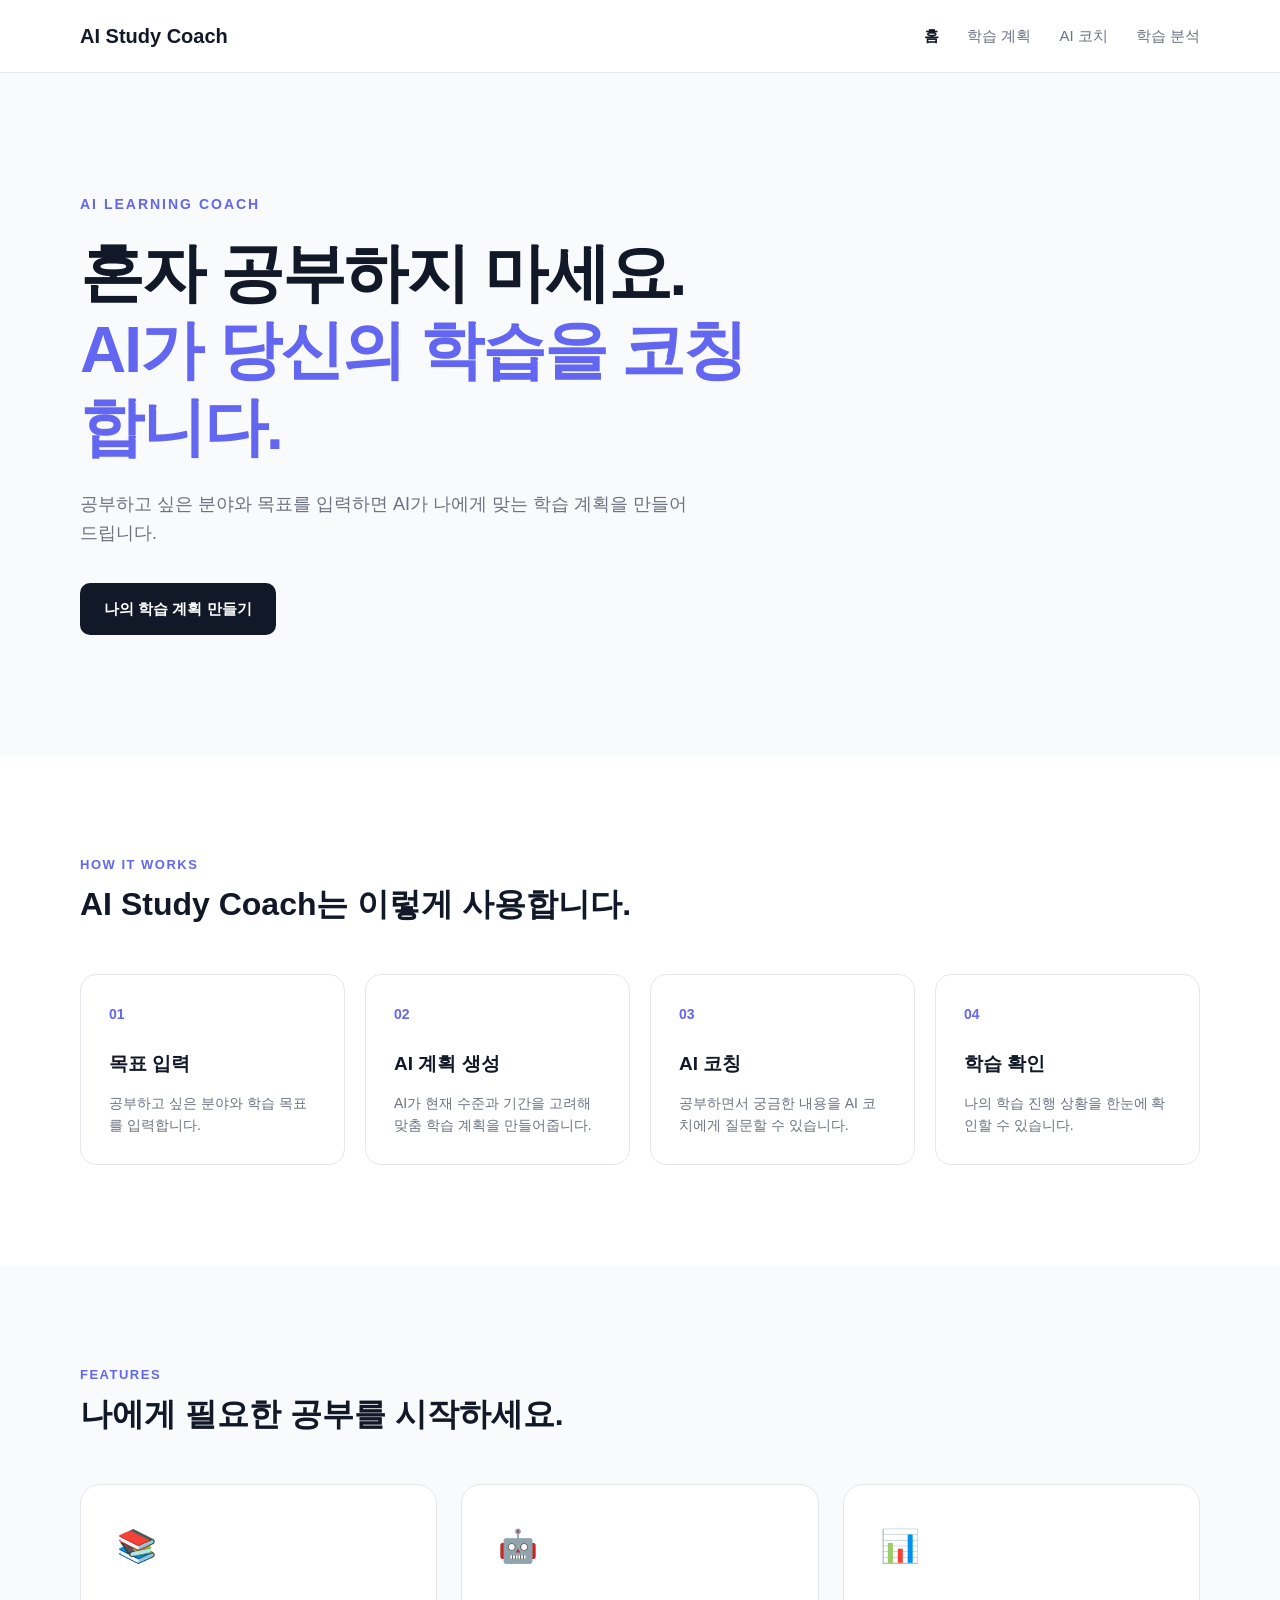
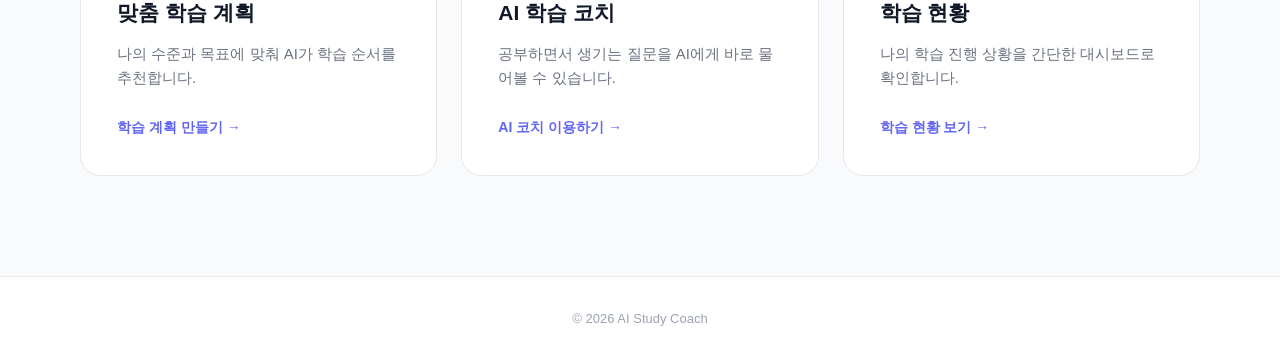
<file: index.html>
<!DOCTYPE html>
<html lang="ko">
<head>
    <meta charset="UTF-8">
    <meta name="viewport" content="width=device-width, initial-scale=1.0">

    <title>AI Study Coach</title>

    <link rel="stylesheet" href="css/style.css">
</head>

<body>

    <!-- 네비게이션 -->
    <header class="header">
        <nav class="nav container">

            <a href="index.html" class="logo">
                AI Study Coach
            </a>

            <div class="nav-menu">
                <a href="index.html" class="nav-link active">홈</a>
                <a href="plan.html" class="nav-link">학습 계획</a>
                <a href="coach.html" class="nav-link">AI 코치</a>
                <a href="analysis.html" class="nav-link">학습 분석</a>
            </div>

        </nav>
    </header>


    <main>

        <!-- 히어로 영역 -->
        <section class="hero">
            <div class="container hero-content">

                <div class="hero-text">

                    <p class="hero-label">
                        AI LEARNING COACH
                    </p>

                    <h1>
                        혼자 공부하지 마세요.<br>
                        <span>AI가 당신의 학습을 코칭합니다.</span>
                    </h1>

                    <p class="hero-description">
                        공부하고 싶은 분야와 목표를 입력하면
                        AI가 나에게 맞는 학습 계획을 만들어드립니다.
                    </p>

                    <a href="plan.html" class="btn btn-primary">
                        나의 학습 계획 만들기
                    </a>

                </div>

            </div>
        </section>


        <!-- 서비스 이용 방법 -->
        <section class="how-section">
            <div class="container">

                <div class="section-title">
                    <p>HOW IT WORKS</p>
                    <h2>AI Study Coach는 이렇게 사용합니다.</h2>
                </div>


                <div class="steps">

                    <article class="step-card">
                        <div class="step-number">01</div>

                        <h3>목표 입력</h3>

                        <p>
                            공부하고 싶은 분야와
                            학습 목표를 입력합니다.
                        </p>
                    </article>


                    <article class="step-card">
                        <div class="step-number">02</div>

                        <h3>AI 계획 생성</h3>

                        <p>
                            AI가 현재 수준과 기간을 고려해
                            맞춤 학습 계획을 만들어줍니다.
                        </p>
                    </article>


                    <article class="step-card">
                        <div class="step-number">03</div>

                        <h3>AI 코칭</h3>

                        <p>
                            공부하면서 궁금한 내용을
                            AI 코치에게 질문할 수 있습니다.
                        </p>
                    </article>


                    <article class="step-card">
                        <div class="step-number">04</div>

                        <h3>학습 확인</h3>

                        <p>
                            나의 학습 진행 상황을
                            한눈에 확인할 수 있습니다.
                        </p>
                    </article>

                </div>

            </div>
        </section>


        <!-- 핵심 기능 -->
        <section class="feature-section">
            <div class="container">

                <div class="section-title">
                    <p>FEATURES</p>
                    <h2>나에게 필요한 공부를 시작하세요.</h2>
                </div>


                <div class="feature-grid">

                    <article class="feature-card">
                        <span class="feature-icon">📚</span>

                        <h3>맞춤 학습 계획</h3>

                        <p>
                            나의 수준과 목표에 맞춰
                            AI가 학습 순서를 추천합니다.
                        </p>

                        <a href="plan.html">
                            학습 계획 만들기 →
                        </a>
                    </article>


                    <article class="feature-card">
                        <span class="feature-icon">🤖</span>

                        <h3>AI 학습 코치</h3>

                        <p>
                            공부하면서 생기는 질문을
                            AI에게 바로 물어볼 수 있습니다.
                        </p>

                        <a href="coach.html">
                            AI 코치 이용하기 →
                        </a>
                    </article>


                    <article class="feature-card">
                        <span class="feature-icon">📊</span>

                        <h3>학습 현황</h3>

                        <p>
                            나의 학습 진행 상황을
                            간단한 대시보드로 확인합니다.
                        </p>

                        <a href="analysis.html">
                            학습 현황 보기 →
                        </a>
                    </article>

                </div>

            </div>
        </section>

    </main>


    <!-- 푸터 -->
    <footer class="footer">
        <div class="container">
            <p>© 2026 AI Study Coach</p>
        </div>
    </footer>


    <script src="js/main.js"></script>

</body>
</html>
</file>
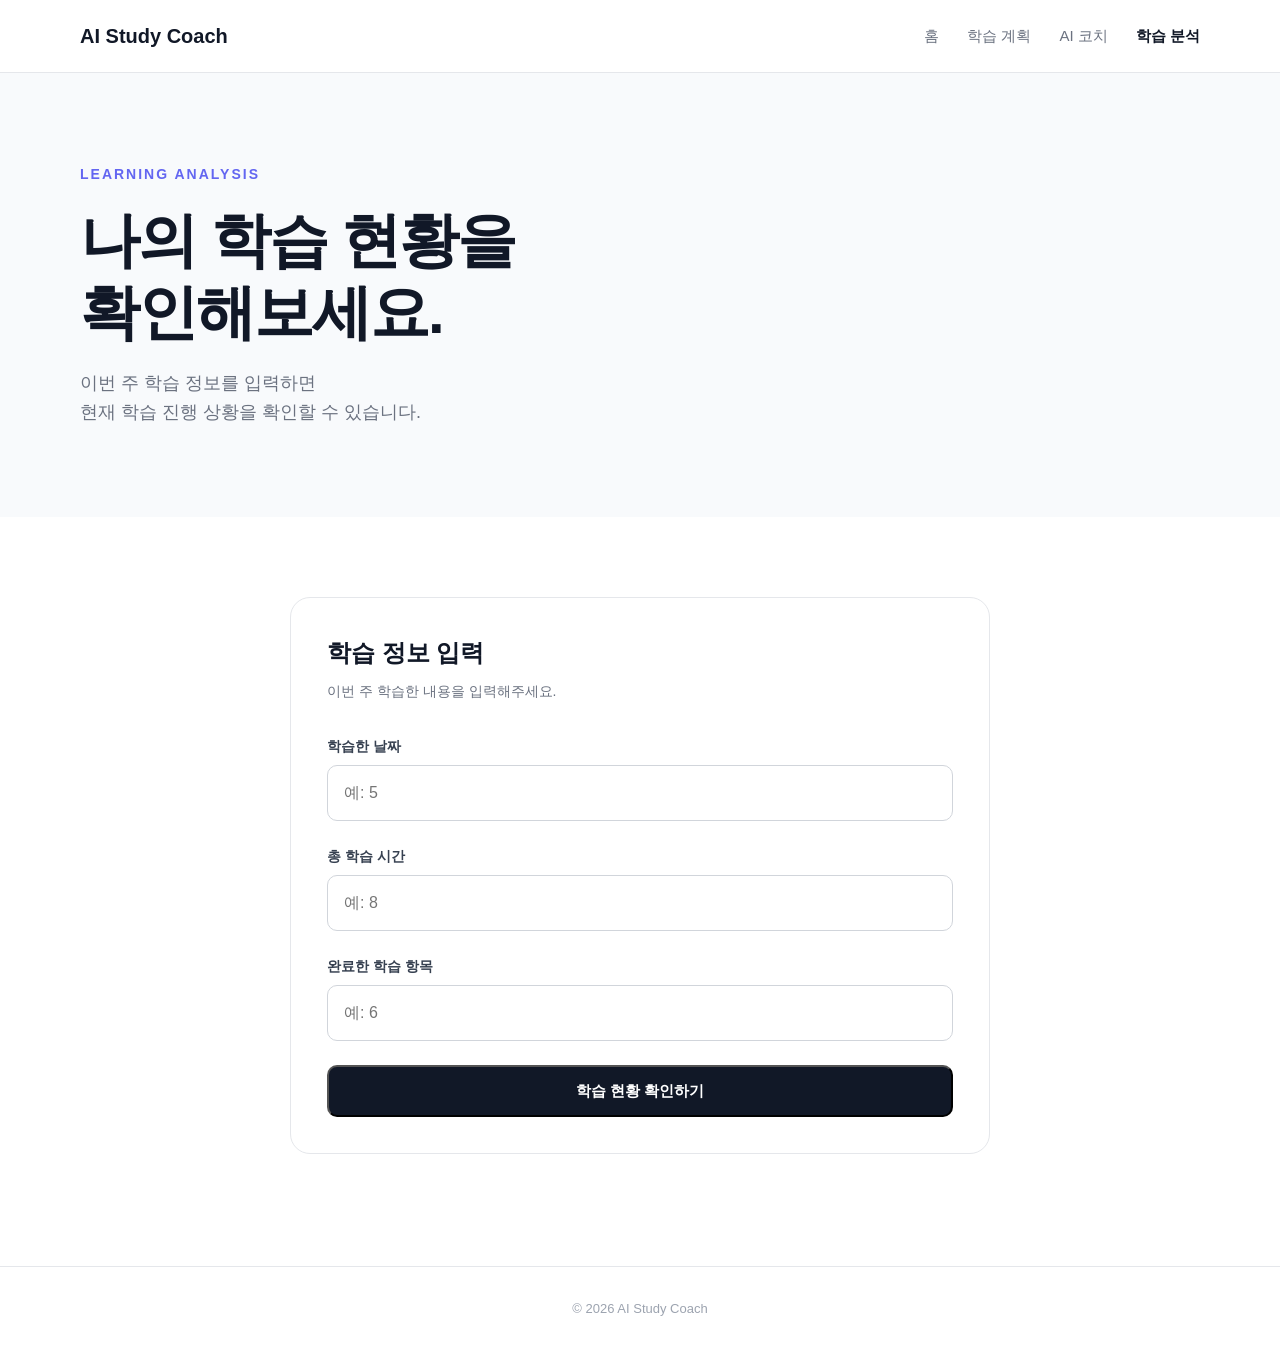
<file: analysis.html>
<!DOCTYPE html>

<html lang="ko">
<head>
    <meta charset="UTF-8">
    <meta name="viewport" content="width=device-width, initial-scale=1.0">


<title>학습 분석 | AI Study Coach</title>

<link rel="stylesheet" href="css/style.css">


</head>

<body>


<header class="header">
    <nav class="nav container">

        <a href="index.html" class="logo">
            AI Study Coach
        </a>

        <div class="nav-menu">
            <a href="index.html" class="nav-link">홈</a>
            <a href="plan.html" class="nav-link">학습 계획</a>
            <a href="coach.html" class="nav-link">AI 코치</a>
            <a href="analysis.html" class="nav-link active">학습 분석</a>
        </div>

    </nav>
</header>

<main>

    <section class="page-hero">
        <div class="container">

            <p class="hero-label">
                LEARNING ANALYSIS
            </p>

            <h1>
                나의 학습 현황을<br>
                확인해보세요.
            </h1>

            <p>
                이번 주 학습 정보를 입력하면<br>
                현재 학습 진행 상황을 확인할 수 있습니다.
            </p>

        </div>
    </section>

    <section class="analysis-section">
        <div class="container">

            <div class="analysis-card">

                <div class="card-title">
                    <h2>학습 정보 입력</h2>

                    <p>
                        이번 주 학습한 내용을 입력해주세요.
                    </p>
                </div>

                <form id="analysis-form">

                    <div class="form-group">

                        <label for="study-days">
                            학습한 날짜
                        </label>

                        <input
                            type="number"
                            id="study-days"
                            min="0"
                            max="7"
                            placeholder="예: 5"
                            required
                        >

                    </div>

                    <div class="form-group">

                        <label for="study-hours">
                            총 학습 시간
                        </label>

                        <input
                            type="number"
                            id="study-hours"
                            min="0"
                            placeholder="예: 8"
                            required
                        >

                    </div>

                    <div class="form-group">

                        <label for="completed-tasks">
                            완료한 학습 항목
                        </label>

                        <input
                            type="number"
                            id="completed-tasks"
                            min="0"
                            placeholder="예: 6"
                            required
                        >

                    </div>

                    <div
                        id="analysis-error"
                        class="form-message error"
                        hidden
                    >
                    </div>

                    <button
                        type="submit"
                        class="btn btn-primary analysis-submit"
                    >
                        학습 현황 확인하기
                    </button>

                </form>

            </div>

            <div
                class="analysis-result"
                id="analysis-result"
                hidden
            >

                <div class="analysis-summary">

                    <div class="summary-item">
                        <span>학습 일수</span>
                        <strong id="summary-days">0일</strong>
                    </div>

                    <div class="summary-item">
                        <span>총 학습 시간</span>
                        <strong id="summary-hours">0시간</strong>
                    </div>

                    <div class="summary-item">
                        <span>완료 항목</span>
                        <strong id="summary-tasks">0개</strong>
                    </div>

                </div>

                <div class="analysis-message">

                    <p class="hero-label">
                        AI STUDY COACH
                    </p>

                    <h2 id="analysis-title">
                        잘하고 있습니다.
                    </h2>

                    <p id="analysis-description">
                        꾸준한 학습을 이어가고 있습니다.
                    </p>

                </div>

            </div>

        </div>
    </section>

</main>

<footer class="footer">
    <div class="container">
        <p>© 2026 AI Study Coach</p>
    </div>
</footer>

<script src="js/analysis.js"></script>


</body>
</html>
</file>
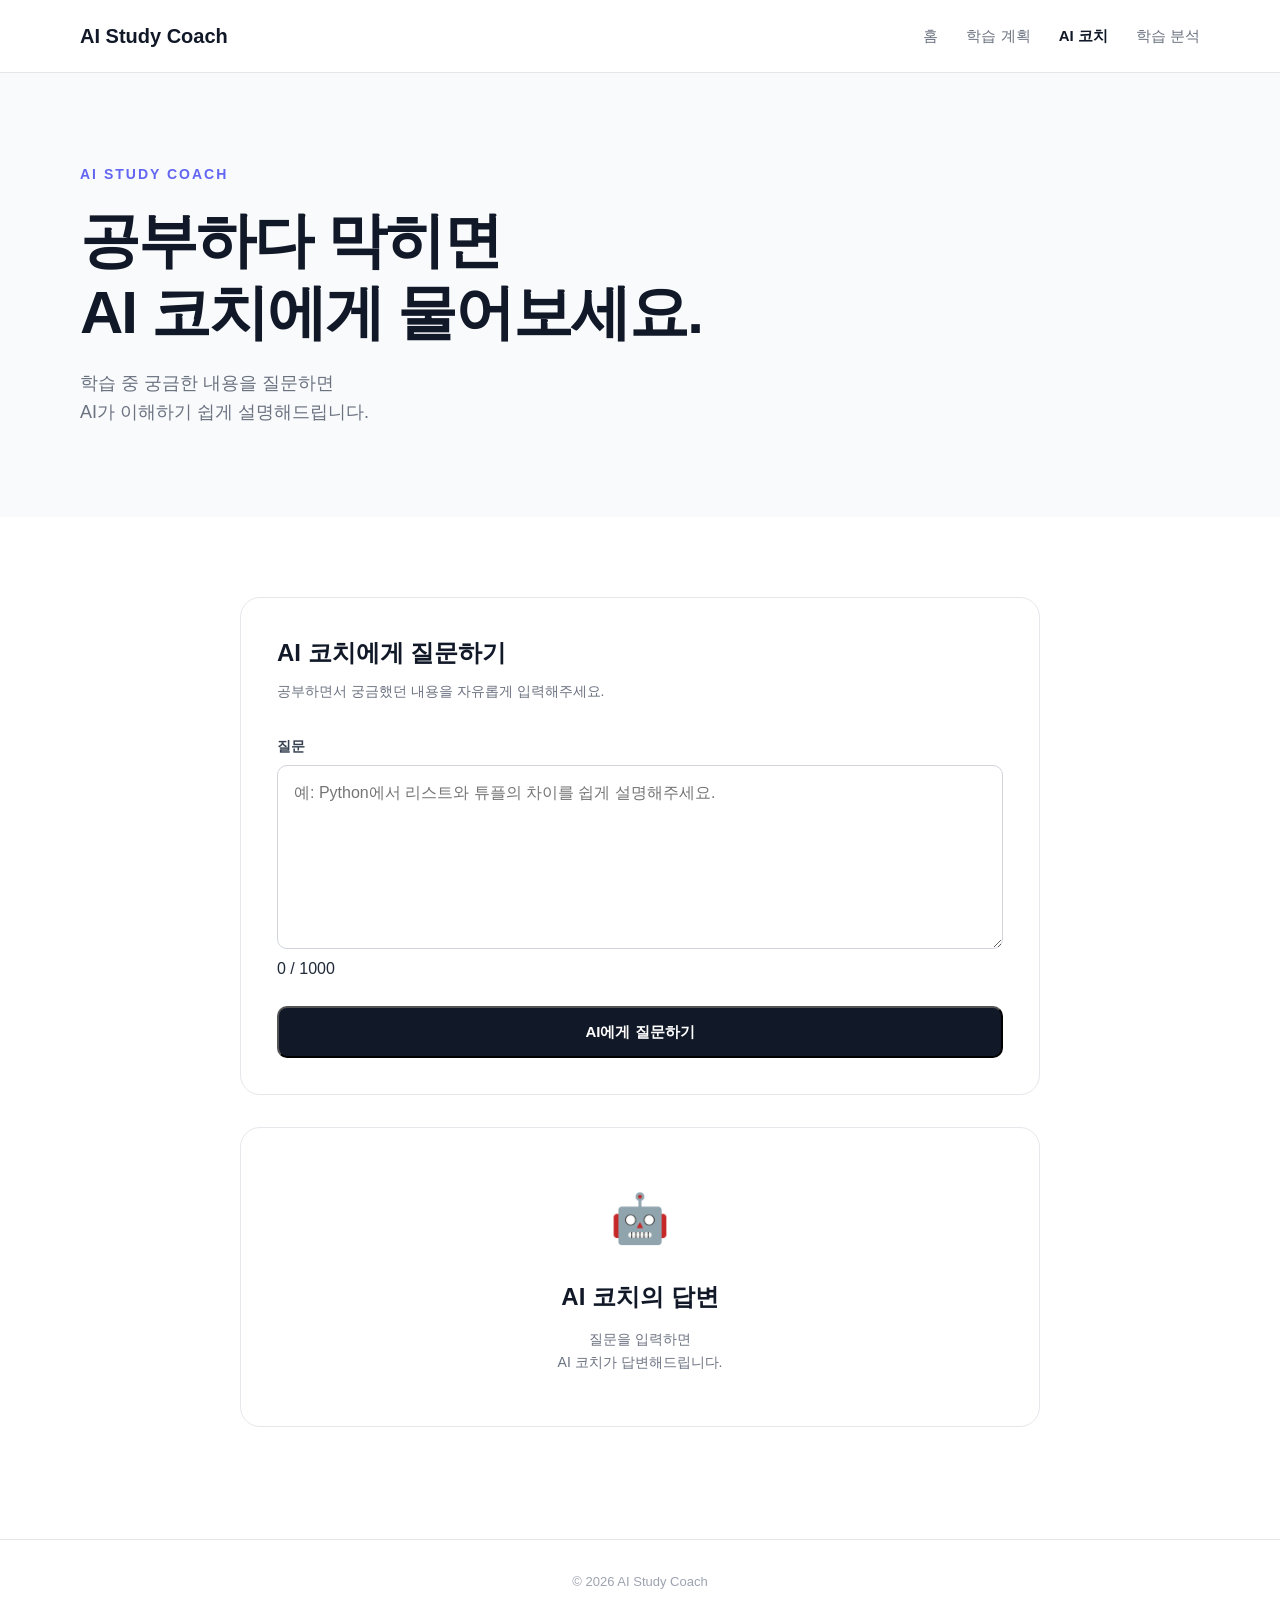
<file: coach.html>
<!DOCTYPE html>

<html lang="ko">
<head>
    <meta charset="UTF-8">
    <meta name="viewport" content="width=device-width, initial-scale=1.0">

<title>AI 코치 | AI Study Coach</title>

<link rel="stylesheet" href="css/style.css">

</head>

<body>

<header class="header">
    <nav class="nav container">

        <a href="index.html" class="logo">
            AI Study Coach
        </a>

        <div class="nav-menu">
            <a href="index.html" class="nav-link">홈</a>
            <a href="plan.html" class="nav-link">학습 계획</a>
            <a href="coach.html" class="nav-link active">AI 코치</a>
            <a href="analysis.html" class="nav-link">학습 분석</a>
        </div>

    </nav>
</header>

<main>

    <section class="page-hero">
        <div class="container">

            <p class="hero-label">
                AI STUDY COACH
            </p>

            <h1>
                공부하다 막히면<br>
                AI 코치에게 물어보세요.
            </h1>

            <p>
                학습 중 궁금한 내용을 질문하면<br>
                AI가 이해하기 쉽게 설명해드립니다.
            </p>

        </div>
    </section>

    <section class="coach-section">
        <div class="container">

            <div class="coach-card">

                <div class="card-title">
                    <h2>AI 코치에게 질문하기</h2>

                    <p>
                        공부하면서 궁금했던 내용을 자유롭게 입력해주세요.
                    </p>
                </div>

                <form id="coach-form">

                    <div class="form-group">
                        <label for="question">
                            질문
                        </label>

                        <textarea
                            id="question"
                            name="question"
                            rows="6"
                            placeholder="예: Python에서 리스트와 튜플의 차이를 쉽게 설명해주세요."
                            required
                            maxlength="1000"
                        ></textarea>
                        <div class="char-count">
                            <span id="question-count">0</span> / 1000
                        </div>
                    </div>

                    <div
                        id="coach-error"
                        class="form-message error"
                        hidden
                    >
                    </div>

                    <button
                        type="submit"
                        class="btn btn-primary coach-submit"
                    >
                        AI에게 질문하기
                    </button>

                </form>

            </div>

            <div class="coach-result-card">

                <div
                    class="result-empty"
                    id="coach-empty"
                >

                    <div class="result-icon">
                        🤖
                    </div>

                    <h2>
                        AI 코치의 답변
                    </h2>

                    <p>
                        질문을 입력하면<br>
                        AI 코치가 답변해드립니다.
                    </p>

                </div>

                <div
                    class="result-loading"
                    id="coach-loading"
                    hidden
                >

                    <div class="loading-icon">
                        ⏳
                    </div>

                    <h2>
                        AI 코치가 답변을 작성하고 있습니다.
                    </h2>

                    <p>
                        잠시만 기다려주세요.
                    </p>

                </div>

                <div
                    class="result-content"
                    id="coach-content"
                    hidden
                >

                    <h2>
                        AI 코치의 답변
                    </h2>

                    <div id="coach-output">
                    </div>

                </div>

            </div>

        </div>
    </section>

</main>

<footer class="footer">
    <div class="container">
        <p>© 2026 AI Study Coach</p>
    </div>
</footer>

<script src="js/coach.js"></script>

</body>
</html>
</file>
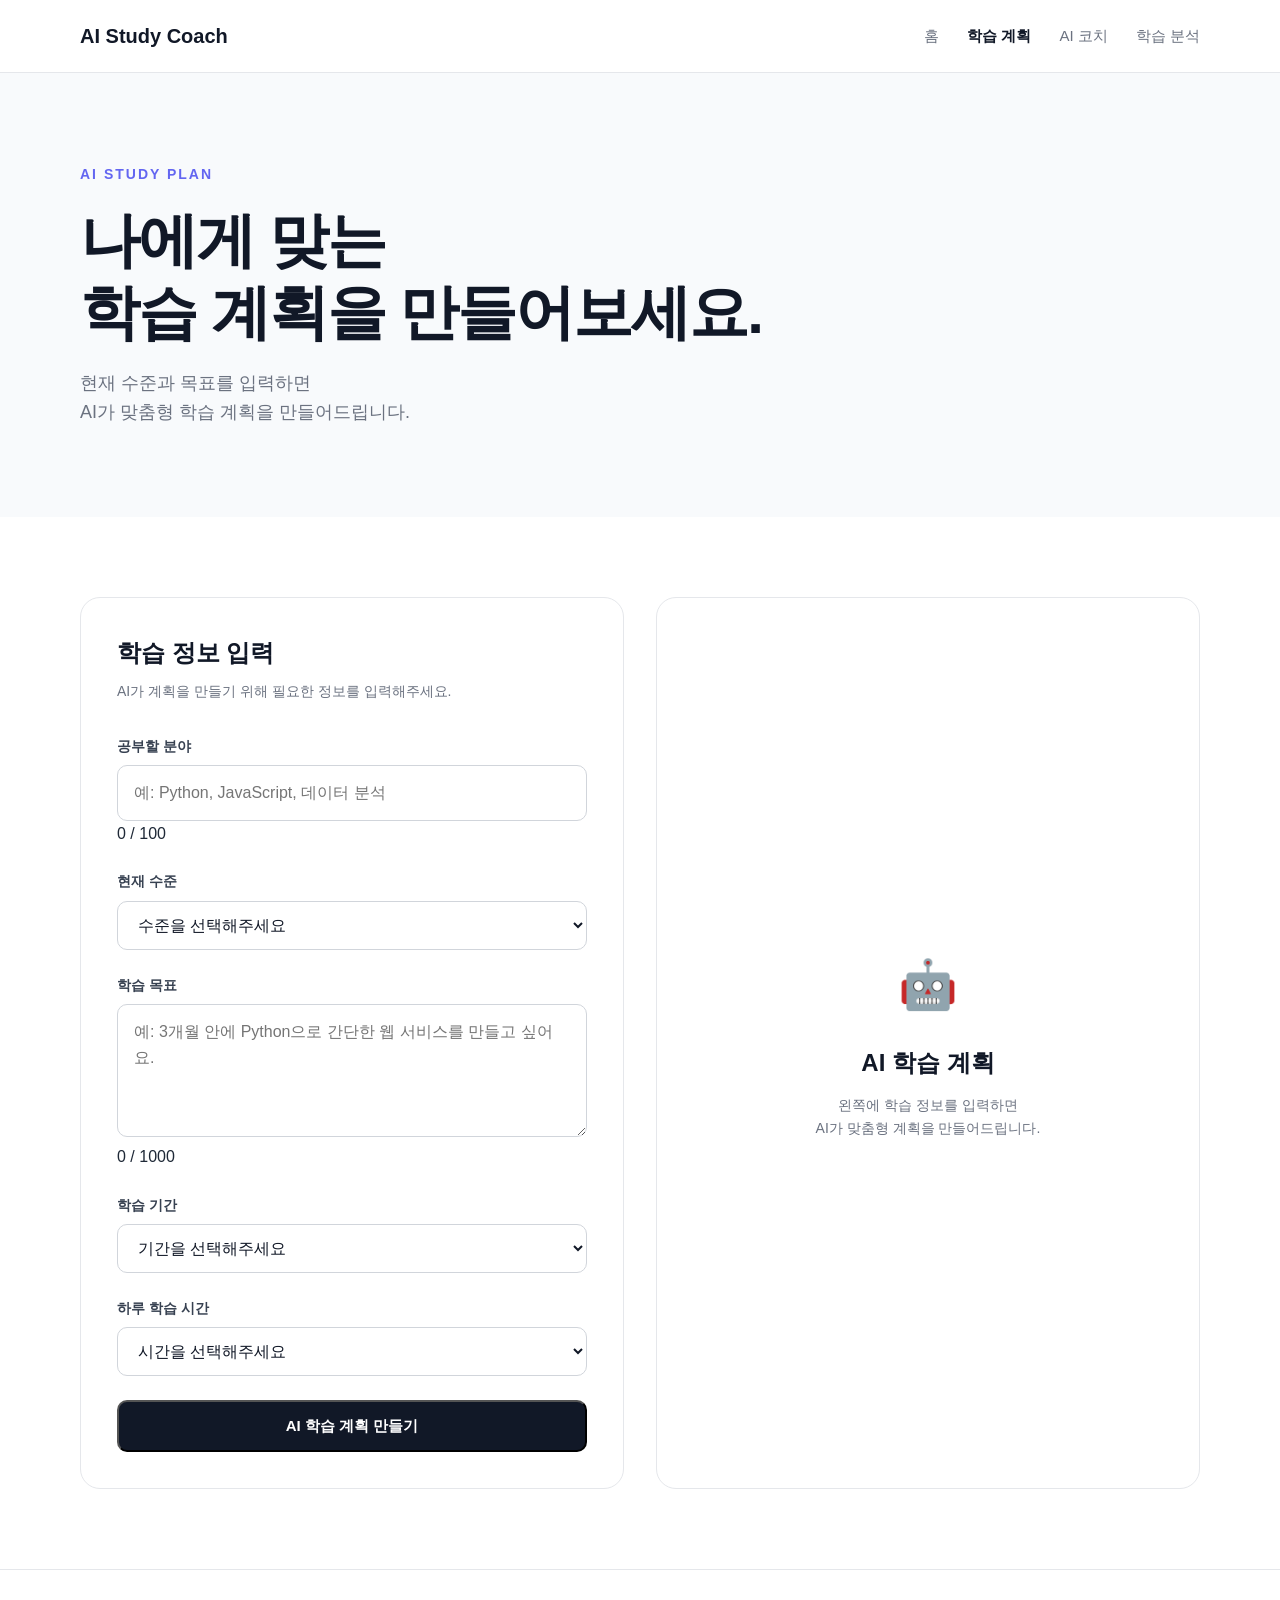
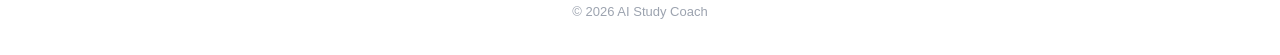
<file: plan.html>
<!DOCTYPE html>
<html lang="ko">
<head>
    <meta charset="UTF-8">
    <meta name="viewport" content="width=device-width, initial-scale=1.0">

    <title>학습 계획 | AI Study Coach</title>

    <link rel="stylesheet" href="css/style.css">
</head>

<body>

    <!-- 네비게이션 -->
    <header class="header">
        <nav class="nav container">

            <a href="index.html" class="logo">
                AI Study Coach
            </a>

            <div class="nav-menu">
                <a href="index.html" class="nav-link">홈</a>
                <a href="plan.html" class="nav-link active">학습 계획</a>
                <a href="coach.html" class="nav-link">AI 코치</a>
                <a href="analysis.html" class="nav-link">학습 분석</a>
            </div>

        </nav>
    </header>


    <main>

        <!-- 페이지 소개 -->
        <section class="page-hero">
            <div class="container">

                <p class="hero-label">
                    AI STUDY PLAN
                </p>

                <h1>
                    나에게 맞는<br>
                    학습 계획을 만들어보세요.
                </h1>

                <p>
                    현재 수준과 목표를 입력하면<br>
                    AI가 맞춤형 학습 계획을 만들어드립니다.
                </p>

            </div>
        </section>


        <!-- 입력 영역 -->
        <section class="plan-section">
            <div class="container">

                <div class="plan-layout">

                    <!-- 입력 폼 -->
                    <div class="plan-form-card">

                        <div class="card-title">
                            <h2>학습 정보 입력</h2>
                            <p>
                                AI가 계획을 만들기 위해 필요한 정보를 입력해주세요.
                            </p>
                        </div>


                        <form id="plan-form">

                            <!-- 공부 분야 -->
                            <div class="form-group">

                                <label for="subject">
                                    공부할 분야
                                </label>

                                <input
                                    type="text"
                                    id="subject"
                                    name="subject"
                                    placeholder="예: Python, JavaScript, 데이터 분석"
                                    required
                                    maxlength="100"
                                >
                                <div class="char-count">
                                    <span id="subject-count">0</span> / 100
                                </div>

                            </div>


                            <!-- 현재 수준 -->
                            <div class="form-group">

                                <label for="level">
                                    현재 수준
                                </label>

                                <select id="level" name="level" required>

                                    <option value="">
                                        수준을 선택해주세요
                                    </option>

                                    <option value="초급">
                                        초급
                                    </option>

                                    <option value="중급">
                                        중급
                                    </option>

                                    <option value="고급">
                                        고급
                                    </option>

                                </select>

                            </div>


                            <!-- 학습 목표 -->
                            <div class="form-group">

                                <label for="goal">
                                    학습 목표
                                </label>

                                <textarea
                                    id="goal"
                                    name="goal"
                                    rows="4"
                                    placeholder="예: 3개월 안에 Python으로 간단한 웹 서비스를 만들고 싶어요."
                                    required
                                    maxlength="1000"
                                ></textarea>
                                <div class="char-count">
                                    <span id="goal-count">0</span> / 1000
                                </div>

                            </div>


                            <!-- 학습 기간 -->
                            <div class="form-group">

                                <label for="duration">
                                    학습 기간
                                </label>

                                <select id="duration" name="duration" required>

                                    <option value="">
                                        기간을 선택해주세요
                                    </option>

                                    <option value="2주">
                                        2주
                                    </option>

                                    <option value="4주">
                                        4주
                                    </option>

                                    <option value="8주">
                                        8주
                                    </option>

                                    <option value="12주">
                                        12주
                                    </option>

                                </select>

                            </div>


                            <!-- 하루 공부 시간 -->
                            <div class="form-group">

                                <label for="daily-time">
                                    하루 학습 시간
                                </label>

                                <select id="daily-time" name="daily_time" required>

                                    <option value="">
                                        시간을 선택해주세요
                                    </option>

                                    <option value="30분">
                                        30분
                                    </option>

                                    <option value="1시간">
                                        1시간
                                    </option>

                                    <option value="2시간">
                                        2시간
                                    </option>

                                    <option value="3시간 이상">
                                        3시간 이상
                                    </option>

                                </select>

                            </div>


                            <!-- 에러 메시지 -->
                            <div
                                id="form-error"
                                class="form-message error"
                                hidden
                            >
                            </div>


                            <!-- 제출 버튼 -->
                            <button
                                type="submit"
                                class="btn btn-primary plan-submit"
                            >
                                AI 학습 계획 만들기
                            </button>

                        </form>

                    </div>


                    <!-- 결과 영역 -->
                    <div class="plan-result-card">

                        <div class="result-empty" id="result-empty">

                            <div class="result-icon">
                                🤖
                            </div>

                            <h2>
                                AI 학습 계획
                            </h2>

                            <p>
                                왼쪽에 학습 정보를 입력하면<br>
                                AI가 맞춤형 계획을 만들어드립니다.
                            </p>

                        </div>


                        <!-- 로딩 -->
                        <div
                            class="result-loading"
                            id="result-loading"
                            hidden
                        >

                            <div class="loading-icon">
                                ⏳
                            </div>

                            <h2>
                                AI가 계획을 만들고 있습니다.
                            </h2>

                            <p>
                                잠시만 기다려주세요.
                            </p>

                        </div>


                        <!-- 결과 -->
                        <div
                            class="result-content"
                            id="result-content"
                            hidden
                        >

                            <h2>
                                나의 AI 학습 계획
                            </h2>

                            <div id="plan-output">
                                <!-- AI 결과가 여기에 표시됩니다. -->
                            </div>

                        </div>

                    </div>

                </div>

            </div>
        </section>

    </main>


    <!-- 푸터 -->
    <footer class="footer">
        <div class="container">
            <p>© 2026 AI Study Coach</p>
        </div>
    </footer>


    <script src="js/plan.js"></script>

</body>
</html>
</file>
<file: css/style.css>
/* =========================
   기본 설정
========================= */

* {
    box-sizing: border-box;
    margin: 0;
    padding: 0;
}

html {
    scroll-behavior: smooth;
}

body {
    font-family:
        -apple-system,
        BlinkMacSystemFont,
        "Segoe UI",
        "Noto Sans KR",
        sans-serif;

    color: #1f2937;
    background: #ffffff;
    line-height: 1.6;
}

a {
    color: inherit;
    text-decoration: none;
}

button,
input,
textarea,
select {
    font: inherit;
}


/* =========================
   공통
========================= */

.container {
    width: min(1120px, calc(100% - 40px));
    margin: 0 auto;
}


/* =========================
   Header
========================= */

.header {
    position: sticky;
    top: 0;
    z-index: 100;

    background: rgba(255, 255, 255, 0.95);
    border-bottom: 1px solid #e5e7eb;
}

.nav {
    min-height: 72px;

    display: flex;
    align-items: center;
    justify-content: space-between;
}

.logo {
    font-size: 20px;
    font-weight: 800;
    color: #111827;
}

.nav-menu {
    display: flex;
    align-items: center;
    gap: 28px;
}

.nav-link {
    font-size: 15px;
    color: #6b7280;
    transition: color 0.2s;
}

.nav-link:hover,
.nav-link.active {
    color: #111827;
    font-weight: 600;
}


/* =========================
   Hero
========================= */

.hero {
    padding: 120px 0;
    background: #f8fafc;
}

.hero-content {
    display: flex;
    align-items: center;
    min-height: 420px;
}

.hero-text {
    max-width: 720px;
}

.hero-label {
    margin-bottom: 20px;

    font-size: 14px;
    font-weight: 700;
    letter-spacing: 2px;
    color: #6366f1;
}

.hero h1 {
    margin-bottom: 24px;

    font-size: clamp(40px, 6vw, 64px);
    line-height: 1.2;
    letter-spacing: -2px;
    color: #111827;
}

.hero h1 span {
    color: #6366f1;
}

.hero-description {
    max-width: 620px;
    margin-bottom: 36px;

    font-size: 18px;
    color: #6b7280;
}


/* =========================
   Button
========================= */

.btn {
    display: inline-flex;
    align-items: center;
    justify-content: center;

    min-height: 52px;
    padding: 0 24px;

    border-radius: 10px;

    font-size: 15px;
    font-weight: 700;

    cursor: pointer;
    transition: transform 0.2s, opacity 0.2s;
}

.btn:hover {
    transform: translateY(-2px);
}

.btn-primary {
    background: #111827;
    color: #ffffff;
}


/* =========================
   Section
========================= */

.how-section,
.feature-section {
    padding: 100px 0;
}

.section-title {
    margin-bottom: 48px;
}

.section-title p {
    margin-bottom: 8px;

    font-size: 13px;
    font-weight: 700;
    letter-spacing: 1.5px;

    color: #6366f1;
}

.section-title h2 {
    font-size: 32px;
    line-height: 1.3;
    color: #111827;
}


/* =========================
   Steps
========================= */

.steps {
    display: grid;
    grid-template-columns: repeat(4, 1fr);
    gap: 20px;
}

.step-card {
    padding: 28px;

    border: 1px solid #e5e7eb;
    border-radius: 16px;

    background: #ffffff;
}

.step-number {
    margin-bottom: 24px;

    font-size: 14px;
    font-weight: 800;
    color: #6366f1;
}

.step-card h3 {
    margin-bottom: 12px;

    font-size: 19px;
    color: #111827;
}

.step-card p {
    font-size: 14px;
    color: #6b7280;
}


/* =========================
   Features
========================= */

.feature-section {
    background: #f8fafc;
}

.feature-grid {
    display: grid;
    grid-template-columns: repeat(3, 1fr);
    gap: 24px;
}

.feature-card {
    padding: 36px;

    background: #ffffff;
    border: 1px solid #e5e7eb;
    border-radius: 20px;
}

.feature-icon {
    display: block;
    margin-bottom: 24px;

    font-size: 32px;
}

.feature-card h3 {
    margin-bottom: 12px;

    font-size: 21px;
    color: #111827;
}

.feature-card p {
    margin-bottom: 24px;

    font-size: 15px;
    color: #6b7280;
}

.feature-card a {
    font-size: 14px;
    font-weight: 700;
    color: #6366f1;
}


/* =========================
   Footer
========================= */

.footer {
    padding: 32px 0;

    border-top: 1px solid #e5e7eb;

    text-align: center;
}

.footer p {
    font-size: 13px;
    color: #9ca3af;
}


/* =========================
   Tablet
========================= */

@media (max-width: 900px) {

    .steps {
        grid-template-columns: repeat(2, 1fr);
    }

    .feature-grid {
        grid-template-columns: 1fr;
    }

    .hero {
        padding: 90px 0;
    }
}


/* =========================
   Mobile
========================= */

@media (max-width: 640px) {

    .container {
        width: min(100% - 32px, 1120px);
    }

    .nav {
        min-height: auto;
        padding: 18px 0;

        flex-direction: column;
        gap: 16px;
    }

    .nav-menu {
        width: 100%;

        justify-content: center;
        gap: 14px;
        flex-wrap: wrap;
    }

    .nav-link {
        font-size: 13px;
    }

    .hero {
        padding: 72px 0;
    }

    .hero-content {
        min-height: auto;
    }

    .hero h1 {
        font-size: 38px;
        letter-spacing: -1.5px;
    }

    .hero-description {
        font-size: 16px;
    }

    .btn {
        width: 100%;
    }

    .how-section,
    .feature-section {
        padding: 72px 0;
    }

    .section-title h2 {
        font-size: 26px;
    }

    .steps {
        grid-template-columns: 1fr;
    }

    .feature-card {
        padding: 28px;
    }
}

/* =========================
   Plan Page
========================= */

.page-hero {
    padding: 90px 0;
    background: #f8fafc;
}

.page-hero h1 {
    margin-bottom: 20px;

    font-size: clamp(40px, 6vw, 60px);
    line-height: 1.2;
    letter-spacing: -2px;

    color: #111827;
}

.page-hero p:last-child {
    font-size: 18px;
    color: #6b7280;
}


/* =========================
   Plan Section
========================= */

.plan-section {
    padding: 80px 0;
}

.plan-layout {
    display: grid;
    grid-template-columns: 1fr 1fr;
    gap: 32px;
}


/* =========================
   Form Card
========================= */

.plan-form-card,
.plan-result-card {
    padding: 36px;

    border: 1px solid #e5e7eb;
    border-radius: 20px;

    background: #ffffff;
}

.card-title {
    margin-bottom: 32px;
}

.card-title h2 {
    margin-bottom: 8px;

    font-size: 24px;
    color: #111827;
}

.card-title p {
    font-size: 14px;
    color: #6b7280;
}


/* =========================
   Form
========================= */

.form-group {
    margin-bottom: 24px;
}

.form-group label {
    display: block;
    margin-bottom: 8px;

    font-size: 14px;
    font-weight: 700;

    color: #374151;
}

.form-group input,
.form-group select,
.form-group textarea {
    width: 100%;

    padding: 14px 16px;

    border: 1px solid #d1d5db;
    border-radius: 10px;

    background: #ffffff;
    color: #111827;

    outline: none;
}

.form-group input:focus,
.form-group select:focus,
.form-group textarea:focus {
    border-color: #6366f1;
}

.form-group textarea {
    resize: vertical;
}


/* =========================
   Message
========================= */

.form-message {
    margin-bottom: 16px;
    padding: 12px 14px;

    border-radius: 8px;

    font-size: 14px;
}

.form-message.error {
    background: #fef2f2;
    color: #b91c1c;
}


/* =========================
   Submit Button
========================= */

.plan-submit {
    width: 100%;
}


/* =========================
   Result
========================= */

.plan-result-card {
    min-height: 600px;

    display: flex;
    align-items: center;
    justify-content: center;
}

.result-empty,
.result-loading {
    text-align: center;
}

.result-icon,
.loading-icon {
    margin-bottom: 20px;
    font-size: 48px;
}

.result-empty h2,
.result-loading h2,
.result-content h2 {
    margin-bottom: 12px;

    font-size: 24px;
    color: #111827;
}

.result-empty p,
.result-loading p {
    font-size: 14px;
    color: #6b7280;
}


/* =========================
   AI Result
========================= */

.result-content {
    width: 100%;
    align-self: flex-start;
}

#plan-output {
    margin-top: 24px;
}

.plan-week {
    margin-bottom: 20px;
    padding: 20px;

    border: 1px solid #e5e7eb;
    border-radius: 12px;
}

.plan-week h3 {
    margin-bottom: 8px;

    font-size: 17px;
    color: #111827;
}

.plan-week p {
    font-size: 14px;
    color: #6b7280;
}


/* =========================
   Plan Mobile
========================= */

@media (max-width: 900px) {

    .plan-layout {
        grid-template-columns: 1fr;
    }

    .plan-result-card {
        min-height: 400px;
    }
}


@media (max-width: 640px) {

    .page-hero {
        padding: 72px 0;
    }

    .page-hero h1 {
        font-size: 38px;
    }

    .page-hero p:last-child {
        font-size: 16px;
    }

    .plan-section {
        padding: 56px 0;
    }

    .plan-form-card,
    .plan-result-card {
        padding: 24px;
    }
}

/* coach 페이지 */
.coach-section {
padding: 80px 0;
}

.coach-card,
.coach-result-card {
max-width: 800px;
margin: 0 auto 32px;
padding: 36px;
border: 1px solid #e5e7eb;
border-radius: 20px;
background: #ffffff;
}

.coach-result-card {
min-height: 300px;
display: flex;
align-items: center;
justify-content: center;
}

.coach-submit {
width: 100%;
}

#coach-output {
margin-top: 24px;
}

.ai-coach-text {
padding: 24px;
border-radius: 12px;
background: #f8fafc;
font-size: 15px;
line-height: 1.8;
color: #374151;
}

@media (max-width: 640px) {

    .coach-section {
        padding: 56px 0;
    }

    .coach-card,
    .coach-result-card {
        padding: 24px;
    }

    .coach-result-card {
        min-height: 260px;
    }
}

/* analysis 페이지 */

.analysis-section {
padding: 80px 0;
}

.analysis-card {
max-width: 700px;
margin: 0 auto 32px;
padding: 36px;
border: 1px solid #e5e7eb;
border-radius: 20px;
background: #ffffff;
}

.analysis-submit {
width: 100%;
}

.analysis-result {
max-width: 900px;
margin: 0 auto;
}

.analysis-summary {
display: grid;
grid-template-columns: repeat(3, 1fr);
gap: 20px;
margin-bottom: 32px;
}

.summary-item {
padding: 28px;
border: 1px solid #e5e7eb;
border-radius: 16px;
background: #ffffff;
text-align: center;
}

.summary-item span {
display: block;
margin-bottom: 8px;
font-size: 14px;
color: #6b7280;
}

.summary-item strong {
font-size: 28px;
color: #111827;
}

.analysis-message {
padding: 36px;
border-radius: 20px;
background: #f8fafc;
text-align: center;
}

.analysis-message .hero-label {
margin-bottom: 12px;
}

.analysis-message h2 {
margin-bottom: 12px;
font-size: 28px;
color: #111827;
}

.analysis-message p:last-child {
color: #6b7280;
}

@media (max-width: 640px) {


.analysis-section {
    padding: 56px 0;
}

.analysis-card {
    padding: 24px;
}

.analysis-summary {
    grid-template-columns: 1fr;
}

.summary-item {
    padding: 22px;
}

.analysis-message {
    padding: 28px 20px;
}

.analysis-message h2 {
    font-size: 24px;
}
}
</file>
